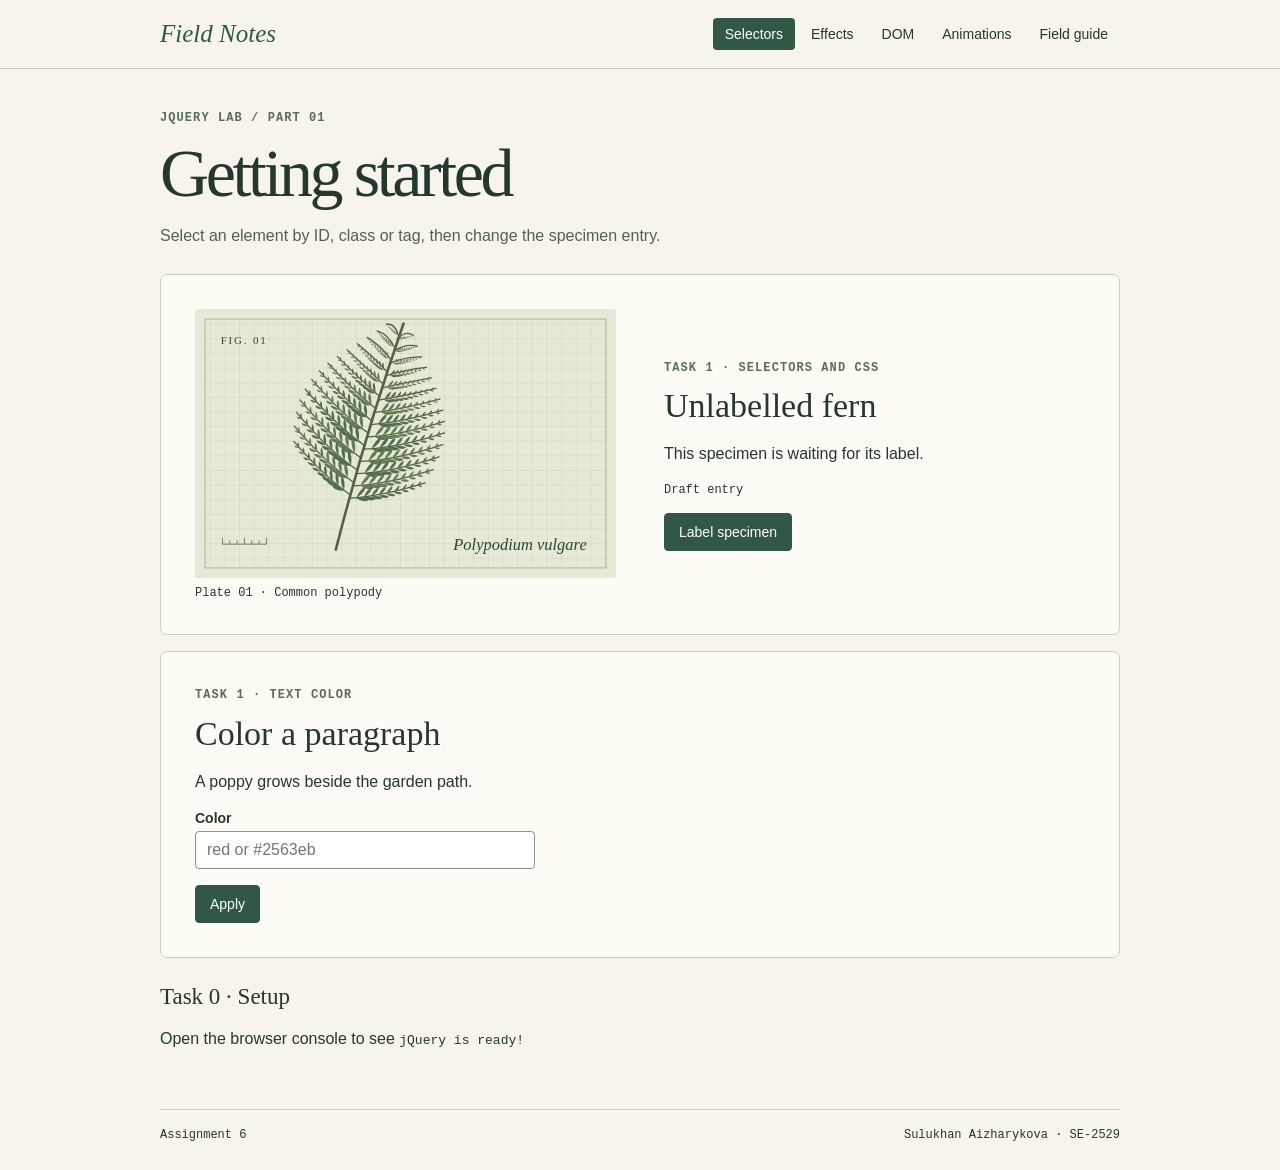
<file: index.html>
<!doctype html>
<html lang="en">
<head>
  <meta charset="utf-8">
  <meta name="viewport" content="width=device-width, initial-scale=1">
  <title>Getting started | Field Notes</title>
  <link rel="stylesheet" href="style.css">
  <script defer src="https://code.jquery.com/jquery-3.7.1.min.js" integrity="sha256-/JqT3SQfawRcv/BIHPThkBvs0OEvtFFmqPF/lYI/Cxo=" crossorigin="anonymous"></script>
  <script defer src="script.js"></script>
</head>
<body>
  <header>
    <div class="bar">
      <a class="brand" href="index.html">Field Notes</a>
      <nav aria-label="Assignment parts">
        <a href="index.html" aria-current="page">Selectors</a>
        <a href="effects.html">Effects</a>
        <a href="dom.html">DOM</a>
        <a href="animations.html">Animations</a>
        <a href="guide.html">Field guide</a>
      </nav>
    </div>
  </header>
  <main>
    <div class="intro">
      <p class="label">JQUERY LAB / PART 01</p>
      <h1>Getting started</h1>
      <p>Select an element by ID, class or tag, then change the specimen entry.</p>
    </div>
    <section class="sheet spread">
      <figure>
        <img src="assets/fern.svg" alt="A pressed fern frond illustrated on specimen paper">
        <figcaption>Plate 01 · Common polypody</figcaption>
      </figure>
      <div>
        <p class="label">Task 1 · Selectors and CSS</p>
        <h2 id="entry-title">Unlabelled fern</h2>
        <p class="entry-note">This specimen is waiting for its label.</p>
        <small id="catalog-status">Draft entry</small>
        <div class="controls"><button id="label-entry">Label specimen</button></div>
      </div>
    </section>
    <section class="sheet">
      <p class="label">Task 1 · Text color</p>
      <h2>Color a paragraph</h2>
      <p id="color-paragraph">A poppy grows beside the garden path.</p>
      <label for="color-input">Color</label>
      <input id="color-input" type="text" placeholder="red or #2563eb" aria-describedby="color-error">
      <div class="controls"><button id="apply-color">Apply</button></div>
      <p id="color-error" role="status"></p>
    </section>
    <section class="setup">
      <h2>Task 0 · Setup</h2>
      <p>Open the browser console to see <code>jQuery is ready!</code></p>
    </section>
  </main>
  <footer>Assignment 6 <span>Sulukhan Aizharykova · SE-2529</span></footer>
</body>
</html>
</file>
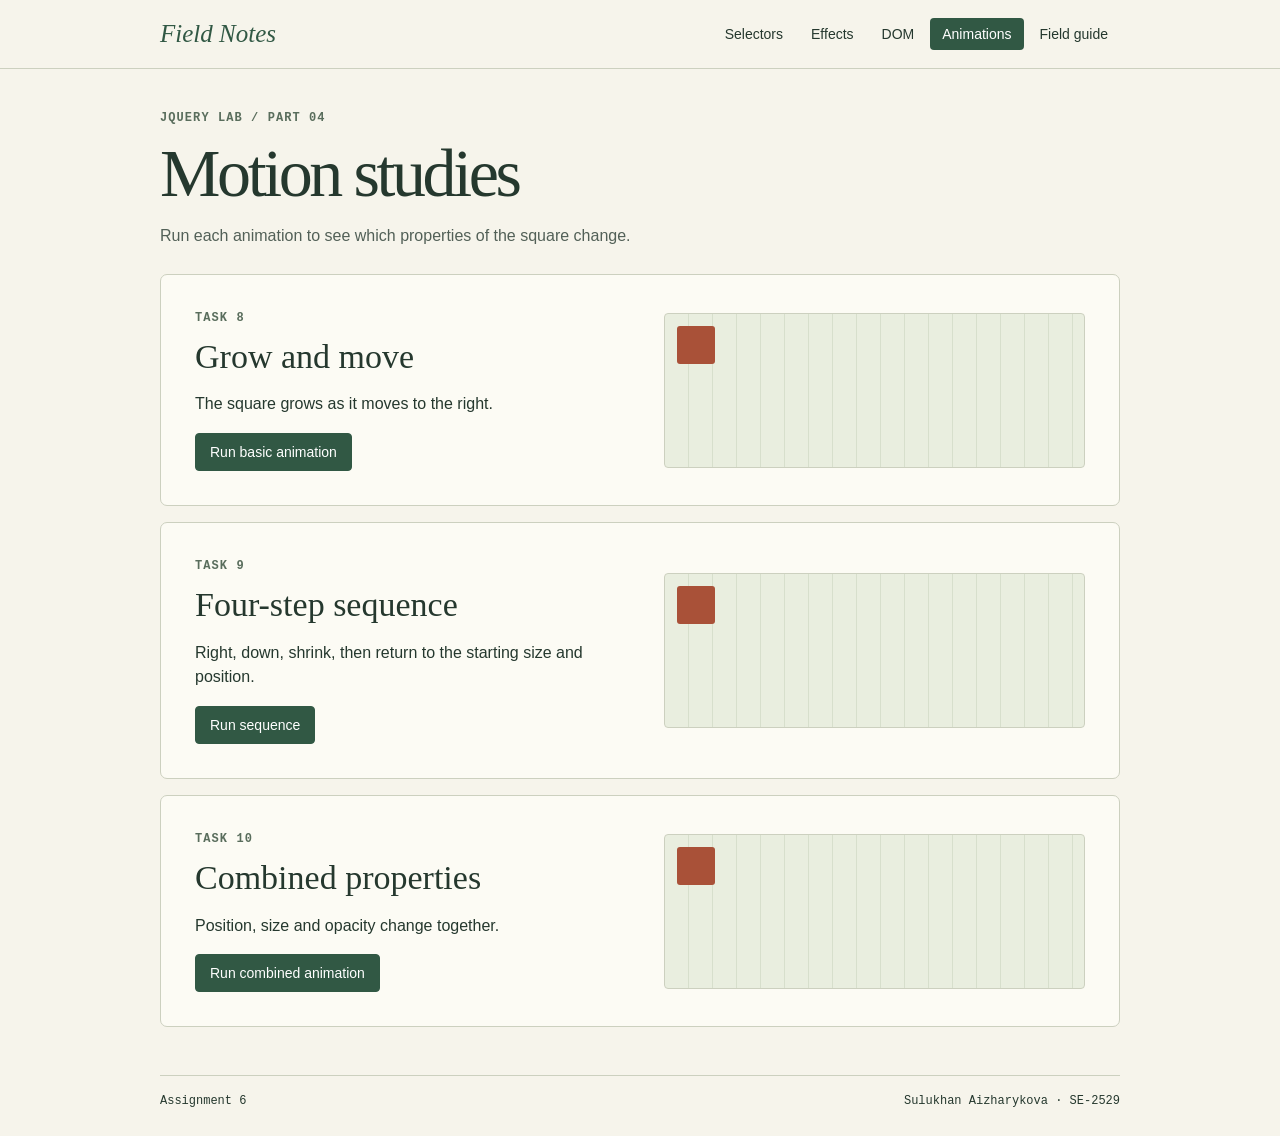
<file: animations.html>
<!doctype html>
<html lang="en">
<head>
  <meta charset="utf-8">
  <meta name="viewport" content="width=device-width, initial-scale=1">
  <title>Motion studies | Field Notes</title>
  <link rel="stylesheet" href="style.css">
  <script defer src="https://code.jquery.com/jquery-3.7.1.min.js" integrity="sha256-/JqT3SQfawRcv/BIHPThkBvs0OEvtFFmqPF/lYI/Cxo=" crossorigin="anonymous"></script>
  <script defer src="script.js"></script>
</head>
<body>
  <header>
    <div class="bar">
      <a class="brand" href="index.html">Field Notes</a>
      <nav aria-label="Assignment parts">
        <a href="index.html">Selectors</a>
        <a href="effects.html">Effects</a>
        <a href="dom.html">DOM</a>
        <a href="animations.html" aria-current="page">Animations</a>
        <a href="guide.html">Field guide</a>
      </nav>
    </div>
  </header>
  <main>
    <div class="intro">
      <p class="label">JQUERY LAB / PART 04</p>
      <h1>Motion studies</h1>
      <p>Run each animation to see which properties of the square change.</p>
    </div>
    <section class="sheet motion">
      <div>
        <p class="label">Task 8</p>
        <h2>Grow and move</h2>
        <p>The square grows as it moves to the right.</p>
        <button id="run-basic" aria-controls="basic-box">Run basic animation</button>
      </div>
      <div class="track"><div id="basic-box" class="box"></div></div>
    </section>
    <section class="sheet motion">
      <div>
        <p class="label">Task 9</p>
        <h2>Four-step sequence</h2>
        <p>Right, down, shrink, then return to the starting size and position.</p>
        <button id="run-sequence" aria-controls="sequence-box">Run sequence</button>
      </div>
      <div class="track"><div id="sequence-box" class="box"></div></div>
    </section>
    <section class="sheet motion">
      <div>
        <p class="label">Task 10</p>
        <h2>Combined properties</h2>
        <p>Position, size and opacity change together.</p>
        <button id="run-combined" aria-controls="combined-box">Run combined animation</button>
      </div>
      <div class="track"><div id="combined-box" class="box"></div></div>
    </section>
  </main>
  <footer>Assignment 6 <span>Sulukhan Aizharykova · SE-2529</span></footer>
</body>
</html>
</file>
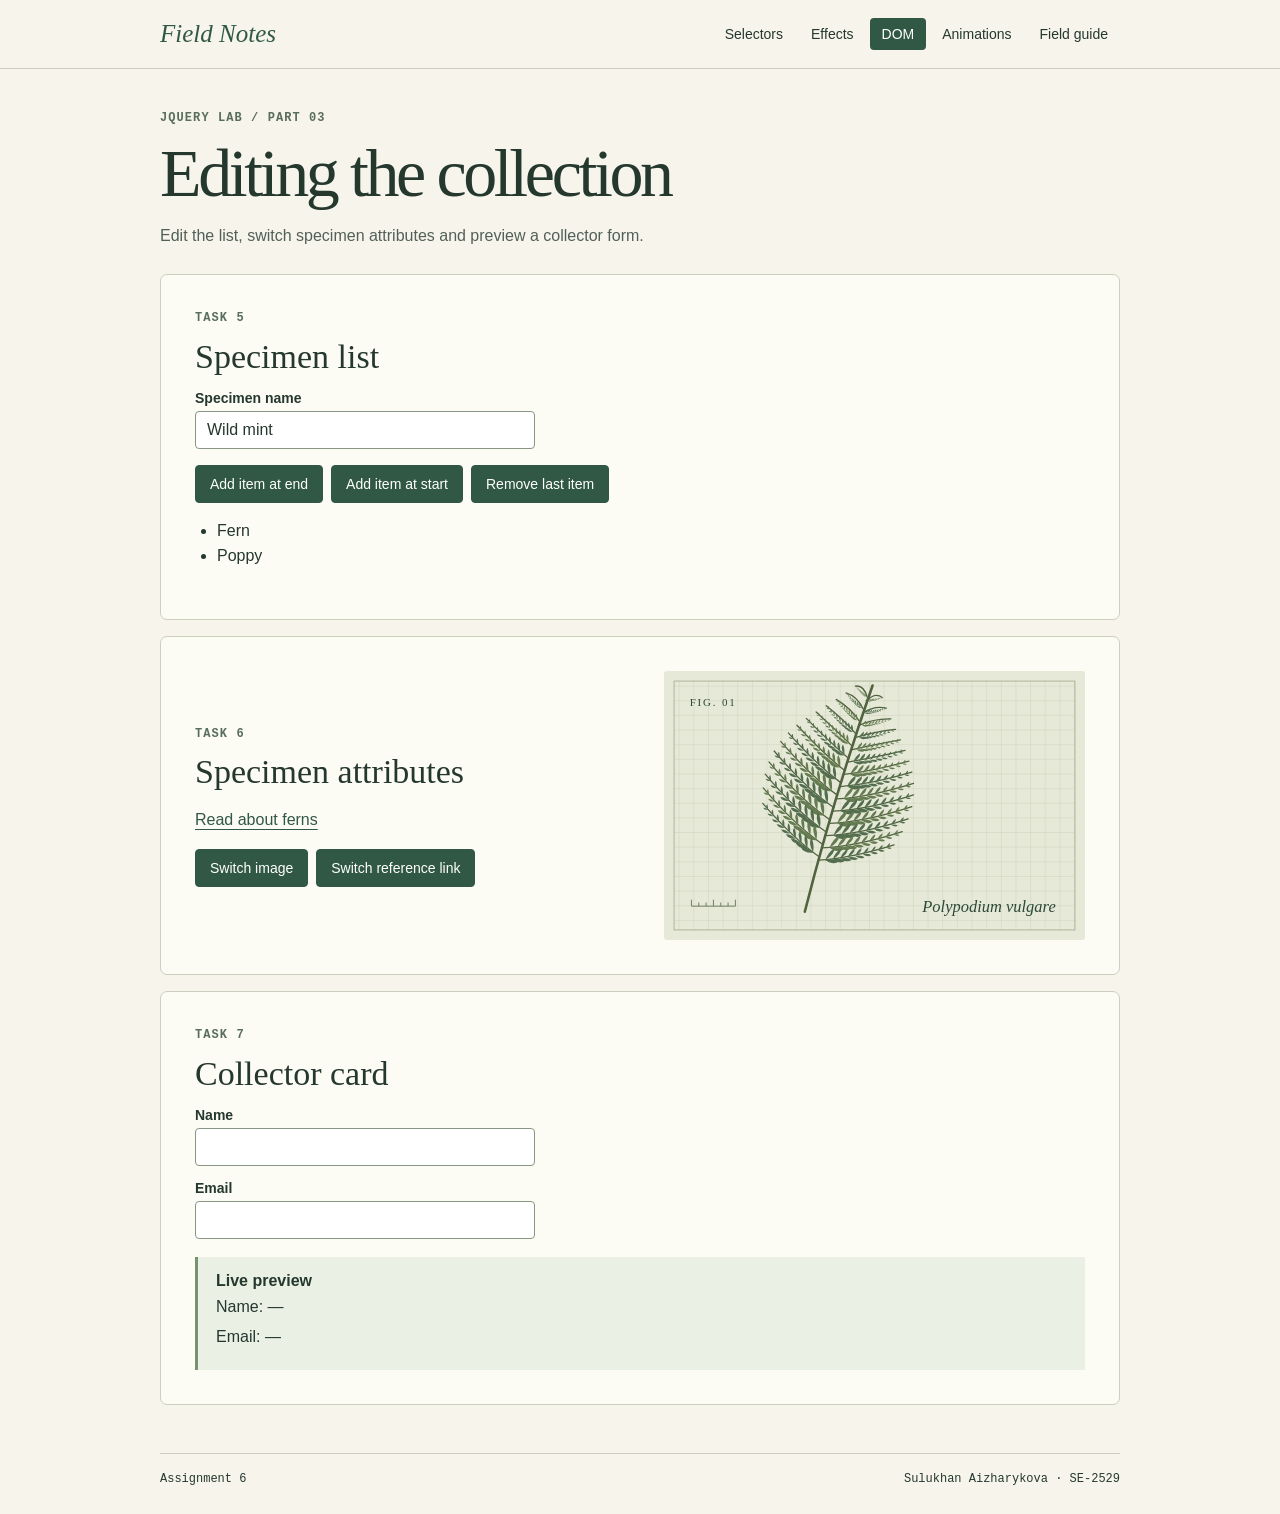
<file: dom.html>
<!doctype html>
<html lang="en">
<head>
  <meta charset="utf-8">
  <meta name="viewport" content="width=device-width, initial-scale=1">
  <title>Editing the collection | Field Notes</title>
  <link rel="stylesheet" href="style.css">
  <script defer src="https://code.jquery.com/jquery-3.7.1.min.js" integrity="sha256-/JqT3SQfawRcv/BIHPThkBvs0OEvtFFmqPF/lYI/Cxo=" crossorigin="anonymous"></script>
  <script defer src="script.js"></script>
</head>
<body>
  <header>
    <div class="bar">
      <a class="brand" href="index.html">Field Notes</a>
      <nav aria-label="Assignment parts">
        <a href="index.html">Selectors</a>
        <a href="effects.html">Effects</a>
        <a href="dom.html" aria-current="page">DOM</a>
        <a href="animations.html">Animations</a>
        <a href="guide.html">Field guide</a>
      </nav>
    </div>
  </header>
  <main>
    <div class="intro">
      <p class="label">JQUERY LAB / PART 03</p>
      <h1>Editing the collection</h1>
      <p>Edit the list, switch specimen attributes and preview a collector form.</p>
    </div>
    <section class="sheet">
      <p class="label">Task 5</p>
      <h2>Specimen list</h2>
      <label for="item-name">Specimen name</label>
      <input id="item-name" type="text" value="Wild mint">
      <div class="controls">
        <button id="append-item">Add item at end</button>
        <button id="prepend-item">Add item at start</button>
        <button id="remove-item">Remove last item</button>
      </div>
      <ul id="specimens"><li>Fern</li><li>Poppy</li></ul>
    </section>
    <section class="sheet spread">
      <div>
        <p class="label">Task 6</p>
        <h2>Specimen attributes</h2>
        <p><a id="reference" href="https://en.wikipedia.org/wiki/Fern">Read about ferns</a></p>
        <div class="controls">
          <button id="change-image">Switch image</button>
          <button id="change-link">Switch reference link</button>
        </div>
      </div>
      <img id="specimen-image" src="assets/fern.svg" alt="Common polypody fern">
    </section>
    <section class="sheet">
      <p class="label">Task 7</p>
      <h2>Collector card</h2>
      <form id="collector-form">
        <label for="collector-name">Name</label>
        <input id="collector-name" type="text" autocomplete="name">
        <label for="collector-email">Email</label>
        <input id="collector-email" type="email" autocomplete="email">
      </form>
      <div class="note">
        <strong>Live preview</strong>
        <p>Name: <span id="preview-name">—</span></p>
        <p>Email: <span id="preview-email">—</span></p>
      </div>
    </section>
  </main>
  <footer>Assignment 6 <span>Sulukhan Aizharykova · SE-2529</span></footer>
</body>
</html>
</file>
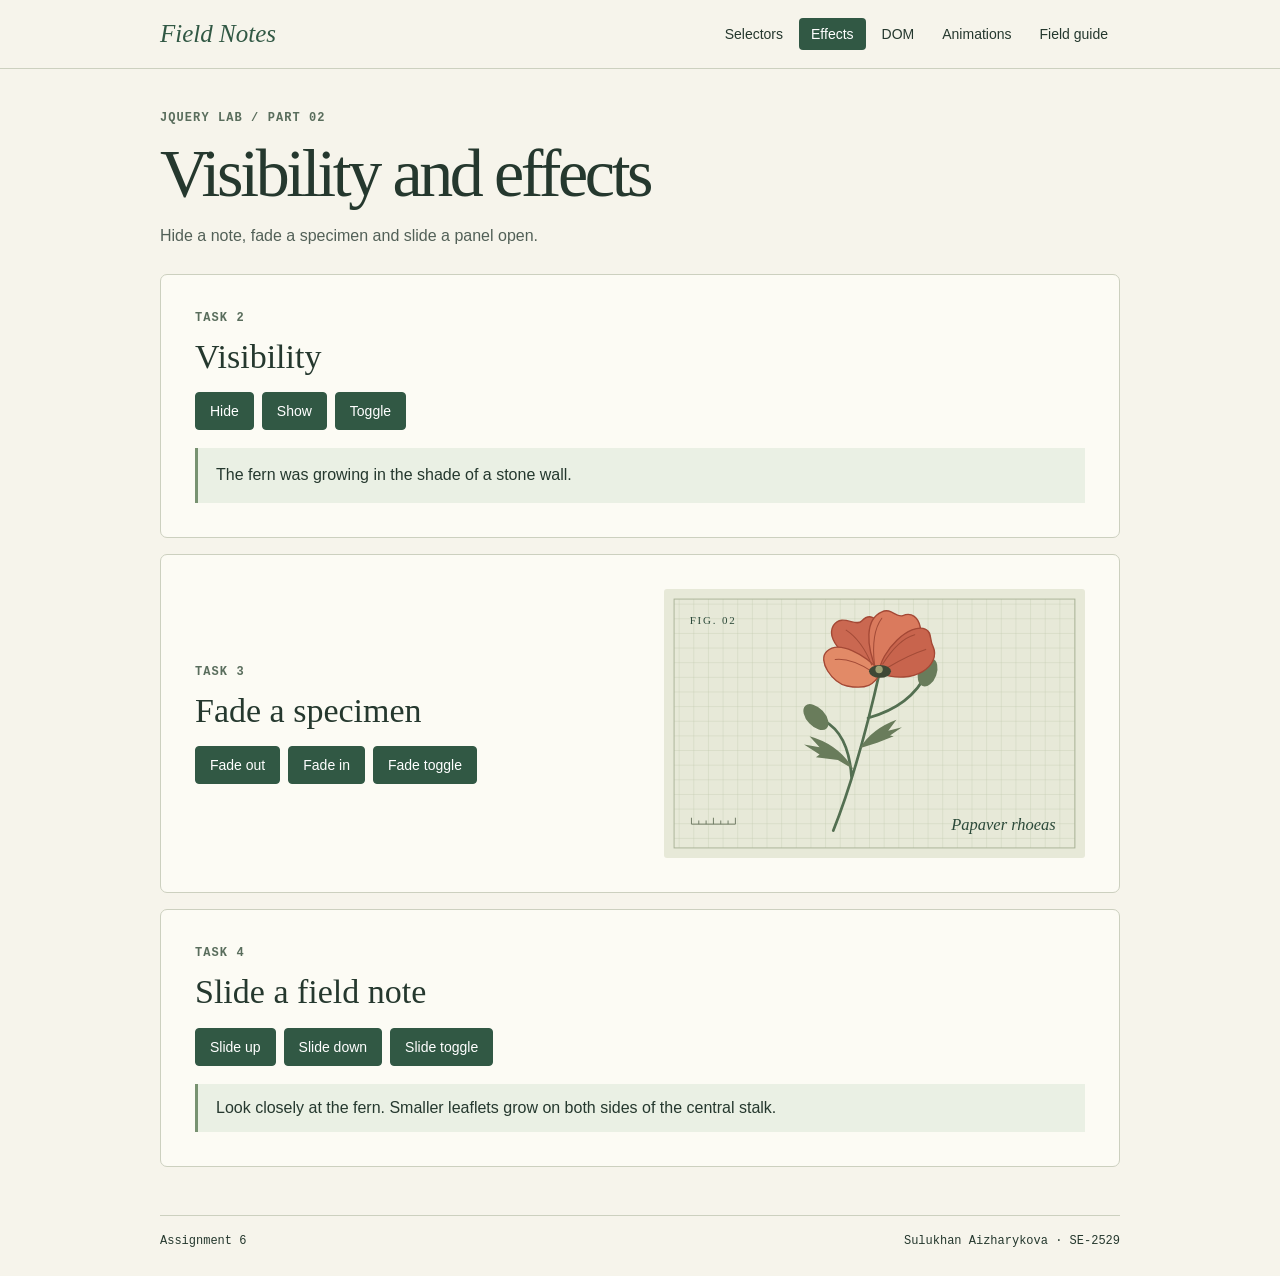
<file: effects.html>
<!doctype html>
<html lang="en">
<head>
  <meta charset="utf-8">
  <meta name="viewport" content="width=device-width, initial-scale=1">
  <title>Visibility and effects | Field Notes</title>
  <link rel="stylesheet" href="style.css">
  <script defer src="https://code.jquery.com/jquery-3.7.1.min.js" integrity="sha256-/JqT3SQfawRcv/BIHPThkBvs0OEvtFFmqPF/lYI/Cxo=" crossorigin="anonymous"></script>
  <script defer src="script.js"></script>
</head>
<body>
  <header>
    <div class="bar">
      <a class="brand" href="index.html">Field Notes</a>
      <nav aria-label="Assignment parts">
        <a href="index.html">Selectors</a>
        <a href="effects.html" aria-current="page">Effects</a>
        <a href="dom.html">DOM</a>
        <a href="animations.html">Animations</a>
        <a href="guide.html">Field guide</a>
      </nav>
    </div>
  </header>
  <main>
    <div class="intro">
      <p class="label">JQUERY LAB / PART 02</p>
      <h1>Visibility and effects</h1>
      <p>Hide a note, fade a specimen and slide a panel open.</p>
    </div>
    <section class="sheet">
      <p class="label">Task 2</p>
      <h2>Visibility</h2>
      <div class="controls">
        <button id="hide-note">Hide</button>
        <button id="show-note">Show</button>
        <button id="toggle-note">Toggle</button>
      </div>
      <p class="note" id="field-note">The fern was growing in the shade of a stone wall.</p>
    </section>
    <section class="sheet spread">
      <div>
        <p class="label">Task 3</p>
        <h2>Fade a specimen</h2>
        <div class="controls">
          <button id="fade-out">Fade out</button>
          <button id="fade-in">Fade in</button>
          <button id="fade-toggle">Fade toggle</button>
        </div>
      </div>
      <div class="plate-slot"><img id="fade-image" src="assets/poppy.svg" alt="Illustration of a red common poppy"></div>
    </section>
    <section class="sheet">
      <p class="label">Task 4</p>
      <h2>Slide a field note</h2>
      <div class="controls">
        <button id="slide-up">Slide up</button>
        <button id="slide-down">Slide down</button>
        <button id="slide-toggle">Slide toggle</button>
      </div>
      <div class="note" id="slide-panel">Look closely at the fern. Smaller leaflets grow on both sides of the central stalk.</div>
    </section>
  </main>
  <footer>Assignment 6 <span>Sulukhan Aizharykova · SE-2529</span></footer>
</body>
</html>
</file>
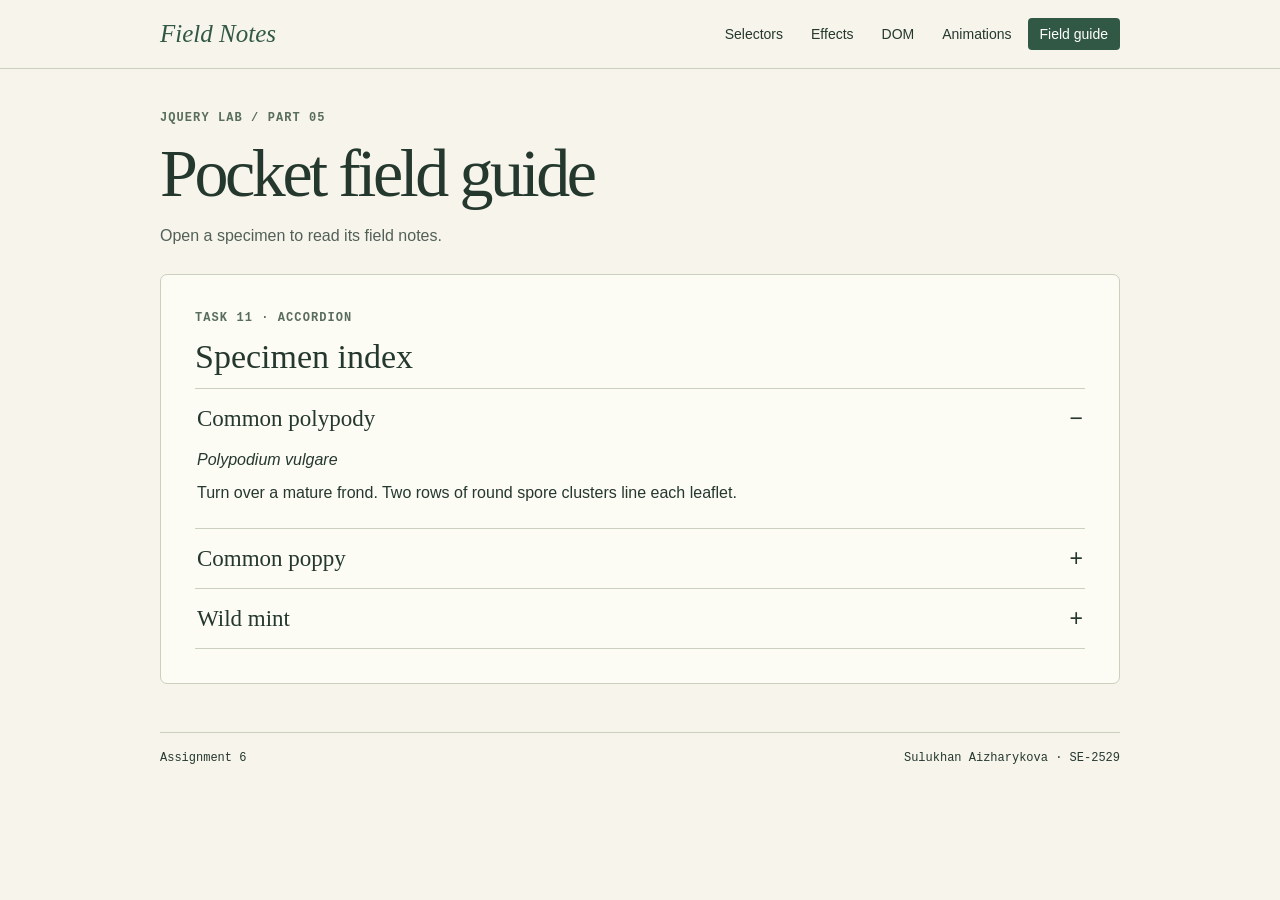
<file: guide.html>
<!doctype html>
<html lang="en">
<head>
  <meta charset="utf-8">
  <meta name="viewport" content="width=device-width, initial-scale=1">
  <title>Pocket field guide | Field Notes</title>
  <link rel="stylesheet" href="style.css">
  <script defer src="https://code.jquery.com/jquery-3.7.1.min.js" integrity="sha256-/JqT3SQfawRcv/BIHPThkBvs0OEvtFFmqPF/lYI/Cxo=" crossorigin="anonymous"></script>
  <script defer src="script.js"></script>
</head>
<body>
  <header>
    <div class="bar">
      <a class="brand" href="index.html">Field Notes</a>
      <nav aria-label="Assignment parts">
        <a href="index.html">Selectors</a>
        <a href="effects.html">Effects</a>
        <a href="dom.html">DOM</a>
        <a href="animations.html">Animations</a>
        <a href="guide.html" aria-current="page">Field guide</a>
      </nav>
    </div>
  </header>
  <main>
    <div class="intro">
      <p class="label">JQUERY LAB / PART 05</p>
      <h1>Pocket field guide</h1>
      <p>Open a specimen to read its field notes.</p>
    </div>
    <section class="sheet">
      <p class="label">Task 11 · Accordion</p>
      <h2>Specimen index</h2>
      <div class="guide-entry">
        <h3><button class="guide-button" id="plant-1" aria-expanded="true" aria-controls="note-1">Common polypody</button></h3>
        <div class="guide-panel" id="note-1" role="region" aria-labelledby="plant-1">
          <p><em>Polypodium vulgare</em></p>
          <p>Turn over a mature frond. Two rows of round spore clusters line each leaflet.</p>
        </div>
      </div>
      <div class="guide-entry">
        <h3><button class="guide-button" id="plant-2" aria-expanded="false" aria-controls="note-2">Common poppy</button></h3>
        <div class="guide-panel closed" id="note-2" role="region" aria-labelledby="plant-2">
          <p><em>Papaver rhoeas</em></p>
          <p>Look for four crumpled red petals around a dark centre. The unopened buds nod toward the ground.</p>
        </div>
      </div>
      <div class="guide-entry">
        <h3><button class="guide-button" id="plant-3" aria-expanded="false" aria-controls="note-3">Wild mint</button></h3>
        <div class="guide-panel closed" id="note-3" role="region" aria-labelledby="plant-3">
          <p><em>Mentha arvensis</em></p>
          <p>Look for opposite leaves on a square stem and small flowers clustered around the upper leaves.</p>
        </div>
      </div>
    </section>
  </main>
  <footer>Assignment 6 <span>Sulukhan Aizharykova · SE-2529</span></footer>
</body>
</html>
</file>
<file: style.css>
:root {
  color-scheme: light;
  font-family: "Helvetica Neue", Arial, sans-serif;
  color: #25382e;
  background: #f6f4eb;
  --green: #315844;
  --line: #ccd0bf;
  --paper: #fcfbf4;
}

* { box-sizing: border-box; }
body { margin: 0; }
header { border-bottom: 1px solid var(--line); }
.bar, main, footer { width: min(960px, calc(100% - 40px)); margin: auto; }
.bar, nav, .controls, footer { display: flex; align-items: center; flex-wrap: wrap; }
.bar { justify-content: space-between; padding: 18px 0; gap: 12px 26px; }
.brand, h1, h2, h3, .guide-button { font-family: Georgia, serif; font-weight: normal; }
.brand { font-size: 25px; font-style: italic; text-decoration: none; }
a { color: var(--green); text-underline-offset: 4px; }
nav { gap: 4px; }
nav a { color: inherit; font-size: 14px; padding: 8px 12px; text-decoration: none; border-radius: 4px; }
nav a:hover { background: #e7ebdf; }
nav a[aria-current="page"], button { color: white; background: var(--green); }
main { padding-bottom: 32px; }
.intro { padding: 40px 0 25px; }
.intro > p:last-child { color: #526057; margin-bottom: 0; }
.label, figcaption, small, footer { font-family: "Courier New", monospace; }
.label { margin: 0 0 10px; color: #596d5c; font-size: 12px; font-weight: bold; letter-spacing: .09em; text-transform: uppercase; }
h1 { font-size: clamp(40px, 7vw, 68px); letter-spacing: -.05em; line-height: 1.04; margin: 0; }
h2 { font-size: clamp(25px, 4vw, 34px); line-height: 1.14; margin: 0 0 12px; }
p, li { line-height: 1.55; }
.sheet { padding: clamp(20px, 4vw, 34px); margin-bottom: 16px; border: 1px solid var(--line); border-radius: 7px; background: var(--paper); }
.spread, .motion { display: grid; grid-template-columns: 1fr 1fr; align-items: center; gap: clamp(20px, 5vw, 48px); }
figure { margin: 0; }
img { display: block; width: 100%; border-radius: 3px; }
figcaption, small { display: block; margin-top: 8px; font-size: 12px; }
.setup { padding: 10px 0; }
.setup h2 { font-size: 23px; }
.controls { gap: 8px; margin: 16px 0 0; }
button, input { font: inherit; }
button { cursor: pointer; padding: 10px 14px; border: 1px solid var(--green); border-radius: 4px; font-size: 14px; }
button:hover { background: #213f30; }
button:disabled { opacity: .5; cursor: default; }
:focus-visible { outline: 3px solid #a14c30; outline-offset: 3px; }
button:focus:not(:focus-visible) { outline: none; }
label { display: block; margin: 14px 0 5px; font-size: 14px; font-weight: 600; }
input { width: min(100%, 340px); padding: 9px 11px; background: white; color: inherit; border: 1px solid #879783; border-radius: 4px; }
.note { margin: 18px 0 0; padding: 15px 18px; background: #eaf0e4; border-left: 3px solid #789271; }
.note p { margin: 5px 0; overflow-wrap: anywhere; }
#specimens { padding-left: 22px; overflow-wrap: anywhere; }
#color-error { color: #934430; margin-bottom: 0; }
#color-error:empty { margin: 0; }
.plate-slot { aspect-ratio: 460 / 294; }
.track { position: relative; height: 155px; border: 1px solid var(--line); border-radius: 4px; background: repeating-linear-gradient(90deg, #e9eedf 0 23px, #d7dfcc 23px 24px); }
.box { position: absolute; top: 12px; left: 12px; width: 38px; height: 38px; background: #a95138; border-radius: 3px; }
.guide-entry { border-top: 1px solid var(--line); }
.guide-entry:last-child { border-bottom: 1px solid var(--line); }
.guide-entry h3 { margin: 0; }
.guide-button { width: 100%; display: flex; justify-content: space-between; align-items: center; text-align: left; font-size: 23px; color: inherit; background: transparent; border: 0; padding: 16px 2px; }
.guide-button:hover { background: #edf1e5; }
.guide-button::after { content: "+"; font-family: sans-serif; }
.guide-button[aria-expanded="true"]::after { content: "−"; }
.guide-panel { padding: 0 22px 14px 2px; }
.guide-panel p { margin: 0 0 8px; }
.closed { display: none; }
footer { justify-content: space-between; gap: 8px; padding: 18px 0 28px; border-top: 1px solid var(--line); font-size: 12px; }
@media (max-width: 680px) {
  .spread, .motion { grid-template-columns: 1fr; }
  .intro { padding-top: 28px; }
  nav a { padding: 7px 8px; }
}
</file>
